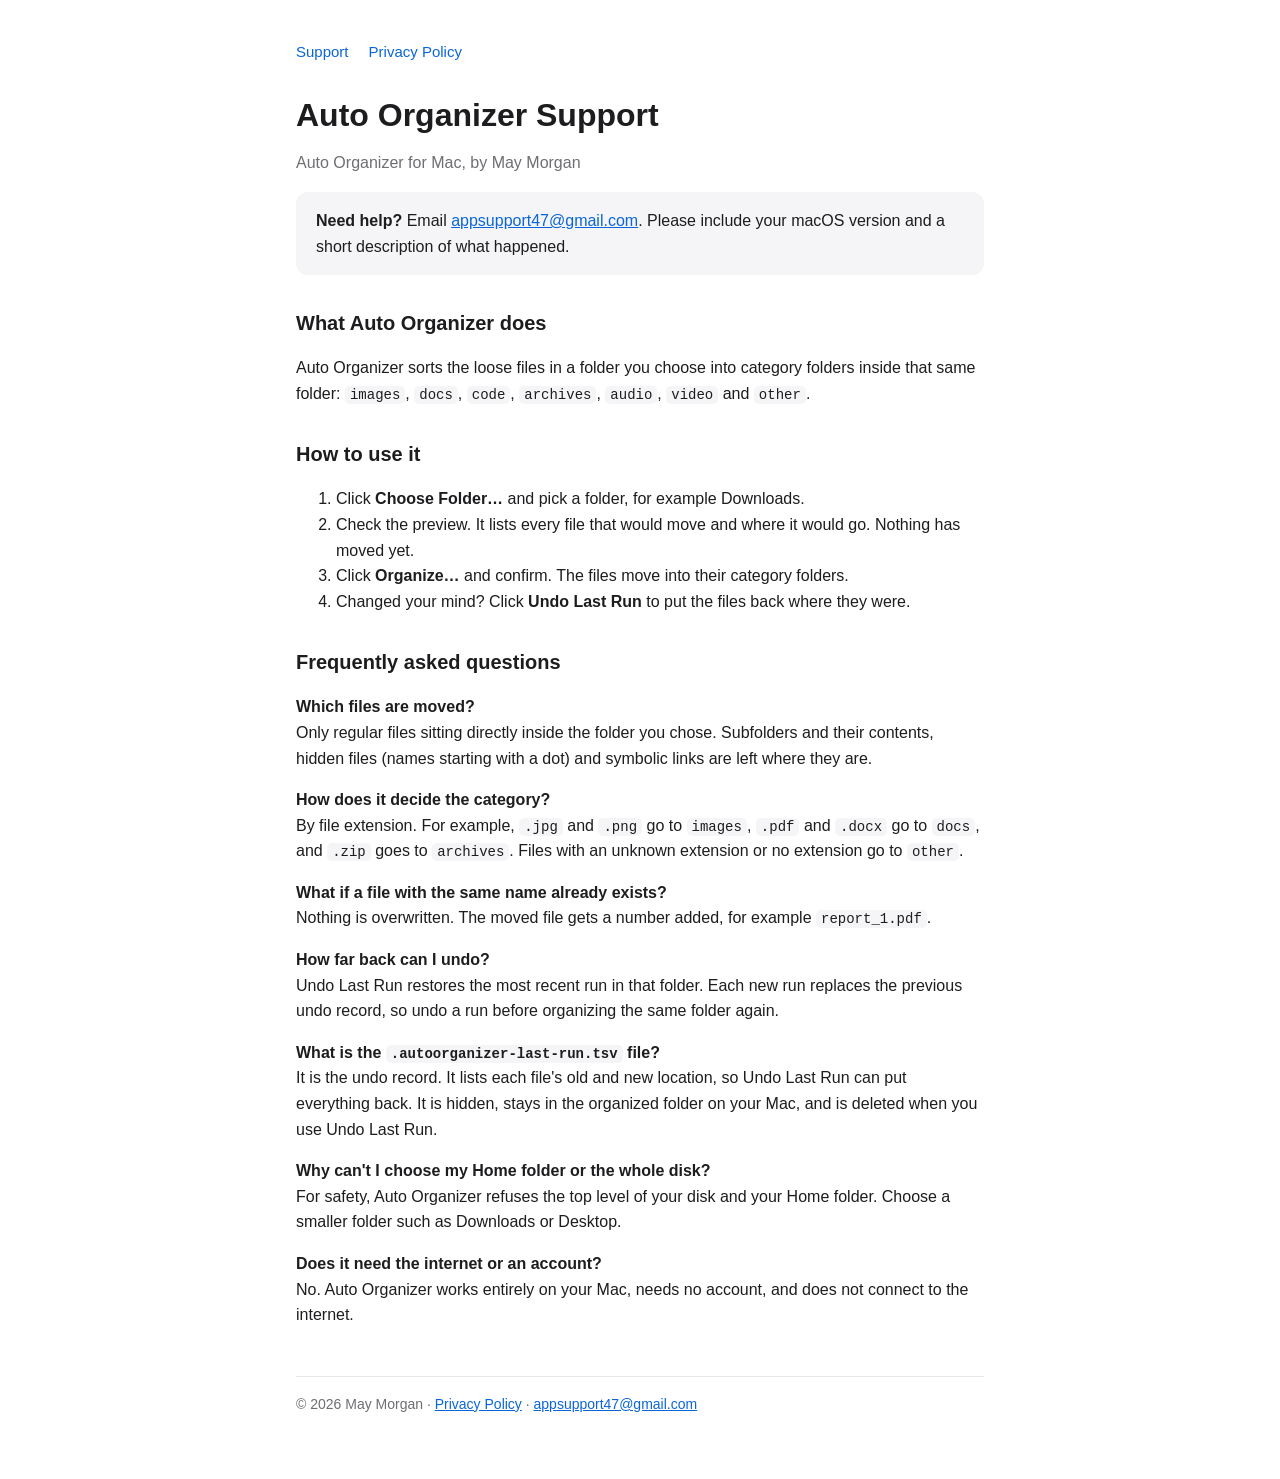
<file: docs/index.html>
<!doctype html>
<html lang="en">
<head>
<meta charset="utf-8">
<meta name="viewport" content="width=device-width,initial-scale=1">
<title>Auto Organizer Support</title>
<meta name="description" content="Support for Auto Organizer, a Mac app that sorts the loose files in a folder into category folders.">
<link rel="stylesheet" href="style.css">
</head>
<body>
<main>
<nav><a href="index.html">Support</a><a href="privacy.html">Privacy Policy</a></nav>
<h1>Auto Organizer Support</h1>
<p class="muted">Auto Organizer for Mac, by May Morgan</p>

<div class="card">
<strong>Need help?</strong> Email <a href="mailto:appsupport47@gmail.com">appsupport47@gmail.com</a>.
Please include your macOS version and a short description of what happened.
</div>

<h2>What Auto Organizer does</h2>
<p>Auto Organizer sorts the loose files in a folder you choose into category folders inside that same folder:
<code>images</code>, <code>docs</code>, <code>code</code>, <code>archives</code>, <code>audio</code>, <code>video</code> and <code>other</code>.</p>

<h2>How to use it</h2>
<ol>
<li>Click <strong>Choose Folder…</strong> and pick a folder, for example Downloads.</li>
<li>Check the preview. It lists every file that would move and where it would go. Nothing has moved yet.</li>
<li>Click <strong>Organize…</strong> and confirm. The files move into their category folders.</li>
<li>Changed your mind? Click <strong>Undo Last Run</strong> to put the files back where they were.</li>
</ol>

<h2>Frequently asked questions</h2>
<p><strong>Which files are moved?</strong><br>
Only regular files sitting directly inside the folder you chose. Subfolders and their contents, hidden files (names starting with a dot) and symbolic links are left where they are.</p>

<p><strong>How does it decide the category?</strong><br>
By file extension. For example, <code>.jpg</code> and <code>.png</code> go to <code>images</code>, <code>.pdf</code> and <code>.docx</code> go to <code>docs</code>, and <code>.zip</code> goes to <code>archives</code>. Files with an unknown extension or no extension go to <code>other</code>.</p>

<p><strong>What if a file with the same name already exists?</strong><br>
Nothing is overwritten. The moved file gets a number added, for example <code>report_1.pdf</code>.</p>

<p><strong>How far back can I undo?</strong><br>
Undo Last Run restores the most recent run in that folder. Each new run replaces the previous undo record, so undo a run before organizing the same folder again.</p>

<p><strong>What is the <code>.autoorganizer-last-run.tsv</code> file?</strong><br>
It is the undo record. It lists each file's old and new location, so Undo Last Run can put everything back. It is hidden, stays in the organized folder on your Mac, and is deleted when you use Undo Last Run.</p>

<p><strong>Why can't I choose my Home folder or the whole disk?</strong><br>
For safety, Auto Organizer refuses the top level of your disk and your Home folder. Choose a smaller folder such as Downloads or Desktop.</p>

<p><strong>Does it need the internet or an account?</strong><br>
No. Auto Organizer works entirely on your Mac, needs no account, and does not connect to the internet.</p>

<footer>© 2026 May Morgan · <a href="privacy.html">Privacy Policy</a> · <a href="mailto:appsupport47@gmail.com">appsupport47@gmail.com</a></footer>
</main>
</body>
</html>
</file>
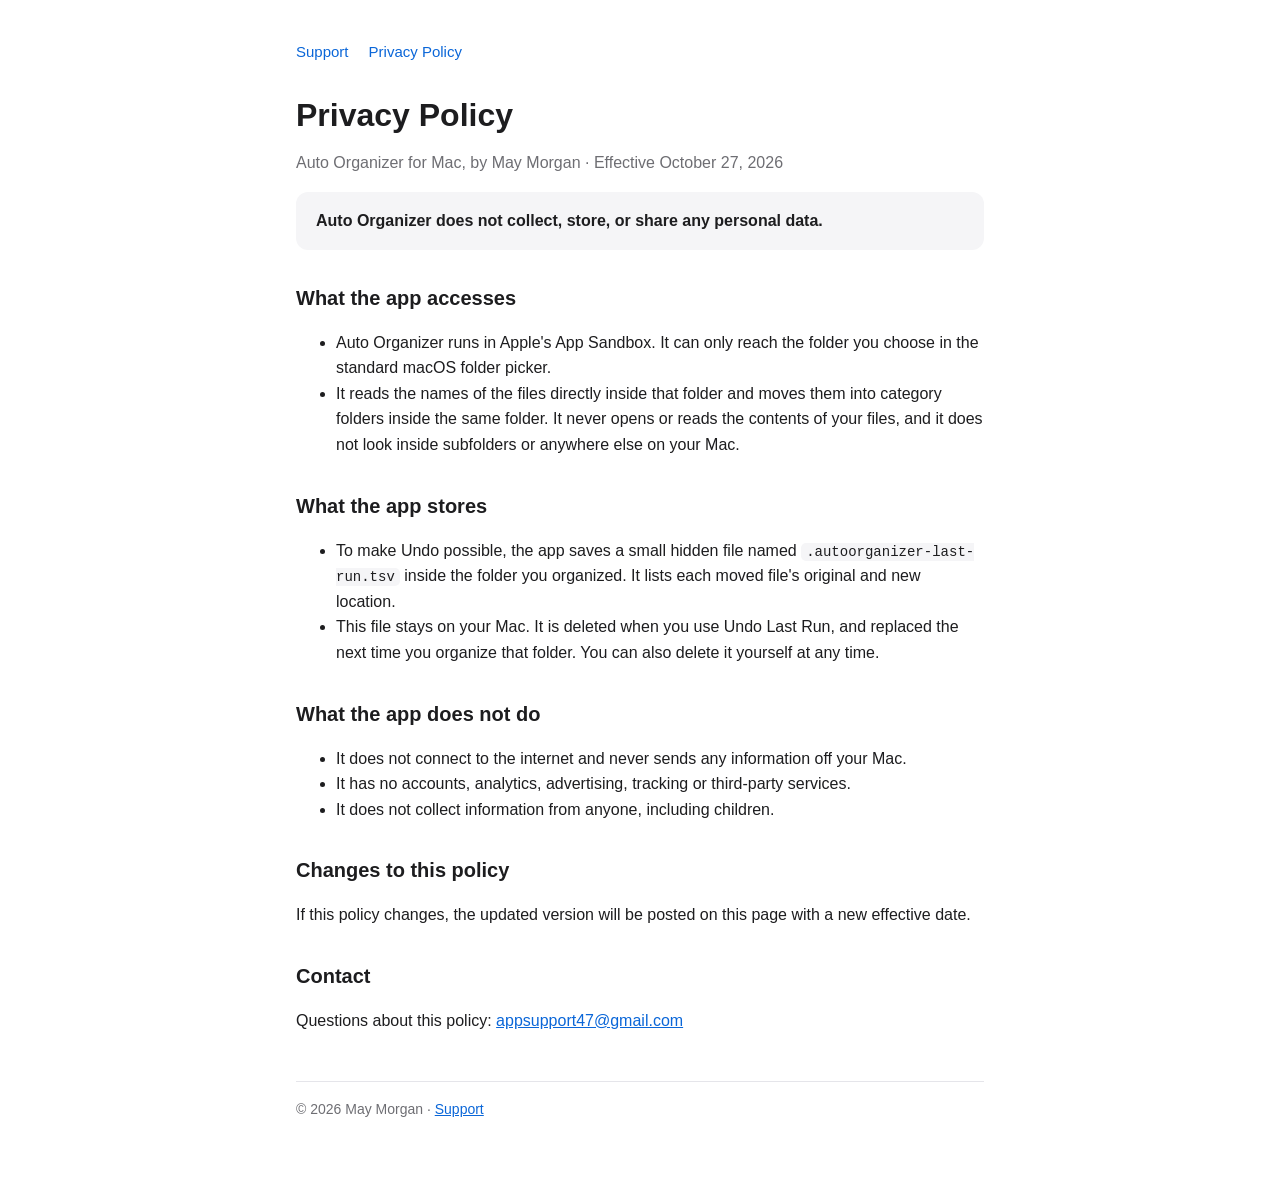
<file: docs/privacy.html>
<!doctype html>
<html lang="en">
<head>
<meta charset="utf-8">
<meta name="viewport" content="width=device-width,initial-scale=1">
<title>Auto Organizer Privacy Policy</title>
<meta name="description" content="Privacy policy for Auto Organizer for Mac. The app collects no data.">
<link rel="stylesheet" href="style.css">
</head>
<body>
<main>
<nav><a href="index.html">Support</a><a href="privacy.html">Privacy Policy</a></nav>
<h1>Privacy Policy</h1>
<p class="muted">Auto Organizer for Mac, by May Morgan · Effective October 27, 2026</p>

<div class="card"><strong>Auto Organizer does not collect, store, or share any personal data.</strong></div>

<h2>What the app accesses</h2>
<ul>
<li>Auto Organizer runs in Apple's App Sandbox. It can only reach the folder you choose in the standard macOS folder picker.</li>
<li>It reads the names of the files directly inside that folder and moves them into category folders inside the same folder. It never opens or reads the contents of your files, and it does not look inside subfolders or anywhere else on your Mac.</li>
</ul>

<h2>What the app stores</h2>
<ul>
<li>To make Undo possible, the app saves a small hidden file named <code>.autoorganizer-last-run.tsv</code> inside the folder you organized. It lists each moved file's original and new location.</li>
<li>This file stays on your Mac. It is deleted when you use Undo Last Run, and replaced the next time you organize that folder. You can also delete it yourself at any time.</li>
</ul>

<h2>What the app does not do</h2>
<ul>
<li>It does not connect to the internet and never sends any information off your Mac.</li>
<li>It has no accounts, analytics, advertising, tracking or third-party services.</li>
<li>It does not collect information from anyone, including children.</li>
</ul>

<h2>Changes to this policy</h2>
<p>If this policy changes, the updated version will be posted on this page with a new effective date.</p>

<h2>Contact</h2>
<p>Questions about this policy: <a href="mailto:appsupport47@gmail.com">appsupport47@gmail.com</a></p>

<footer>© 2026 May Morgan · <a href="index.html">Support</a></footer>
</main>
</body>
</html>
</file>
<file: docs/style.css>
:root{--bg:#ffffff;--fg:#1d1d1f;--muted:#6e6e73;--line:#e5e5ea;--accent:#0a66d8;--card:#f5f5f7}
@media (prefers-color-scheme:dark){:root{--bg:#000;--fg:#f5f5f7;--muted:#a1a1a6;--line:#2c2c2e;--accent:#4c9bff;--card:#1c1c1e}}
*{box-sizing:border-box}
body{margin:0;background:var(--bg);color:var(--fg);font:16px/1.6 -apple-system,BlinkMacSystemFont,"Segoe UI",Helvetica,Arial,sans-serif}
main{max-width:720px;margin:0 auto;padding:40px 16px 64px}
nav{display:flex;gap:20px;font-size:15px;margin-bottom:32px}
nav a{color:var(--accent);text-decoration:none}
h1{font-size:32px;line-height:1.2;margin:0 0 8px}
h2{font-size:20px;margin:32px 0 8px}
p,li{color:var(--fg)}
.muted{color:var(--muted)}
.card{background:var(--card);border-radius:12px;padding:16px 20px;margin:16px 0}
code{font-family:ui-monospace,Menlo,monospace;font-size:14px;background:var(--card);padding:1px 5px;border-radius:5px}
a{color:var(--accent)}
footer{margin-top:48px;border-top:1px solid var(--line);padding-top:16px;font-size:14px;color:var(--muted)}
</file>
